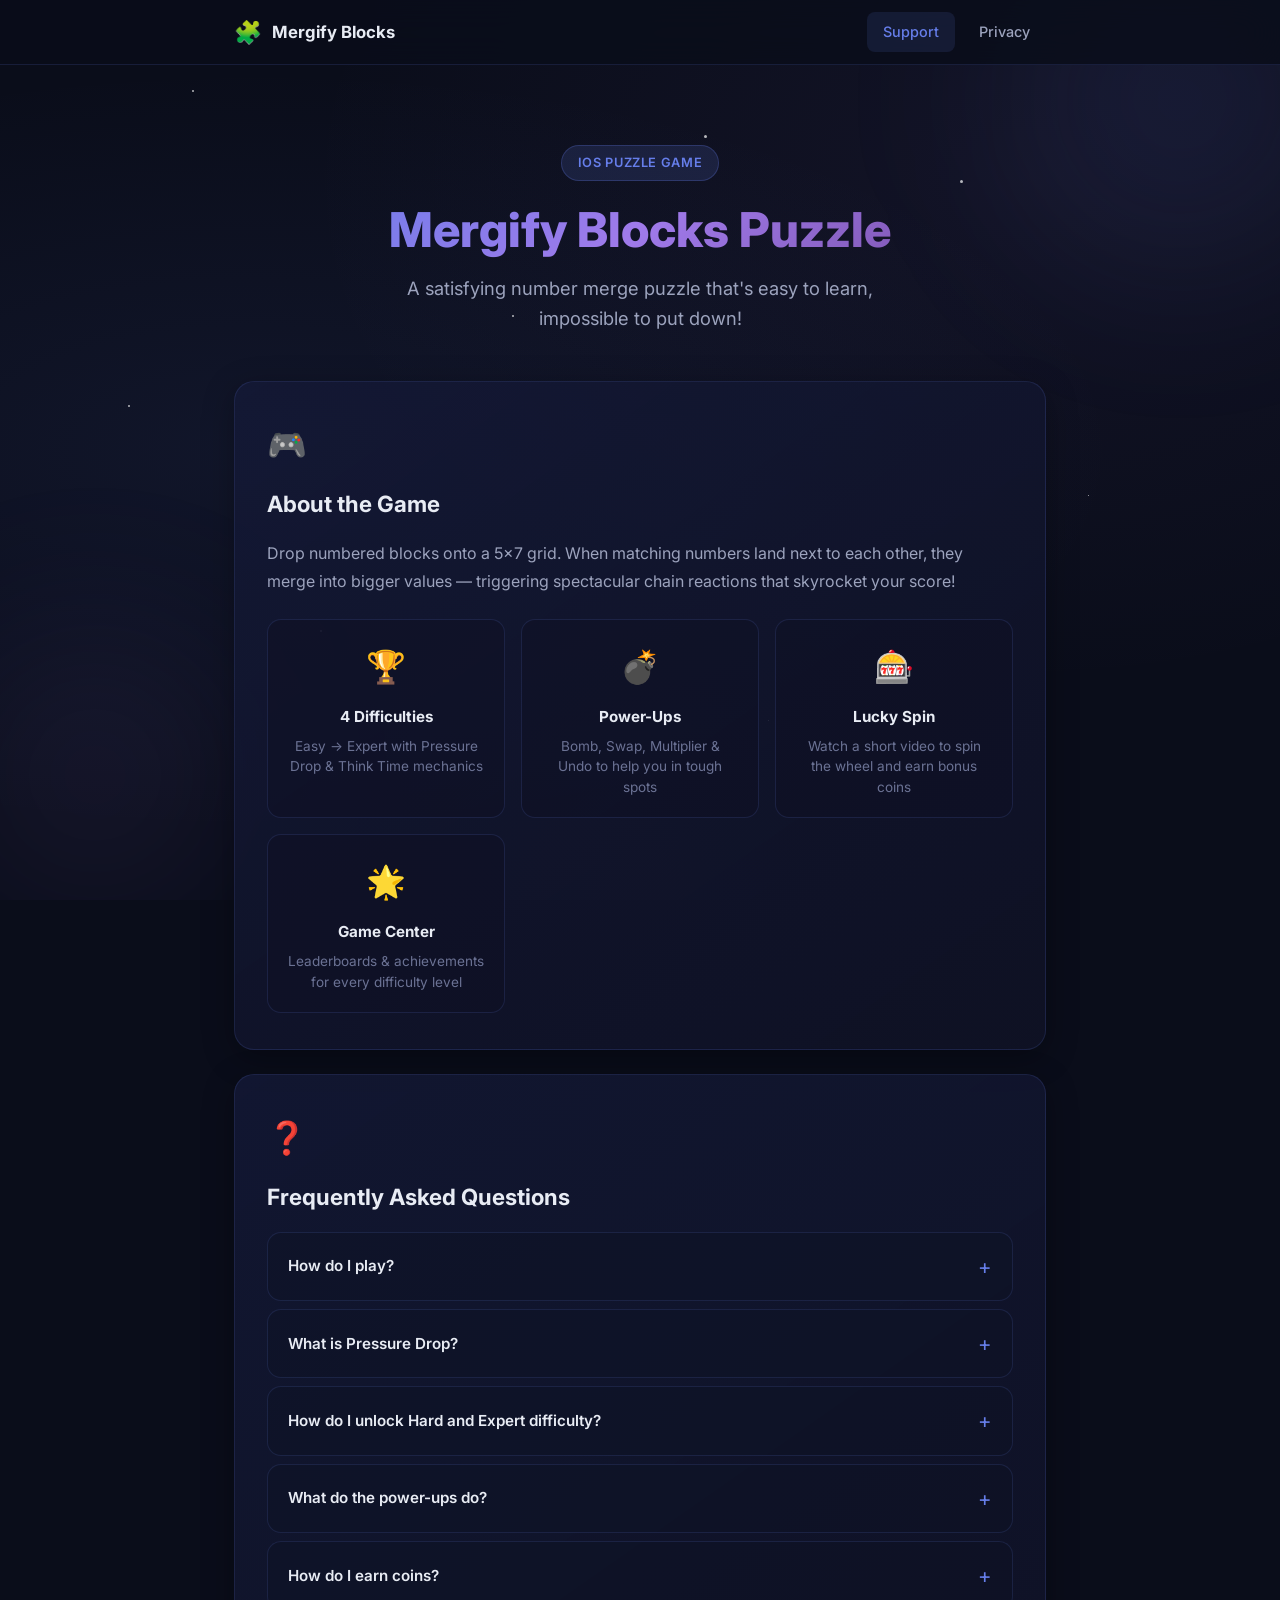
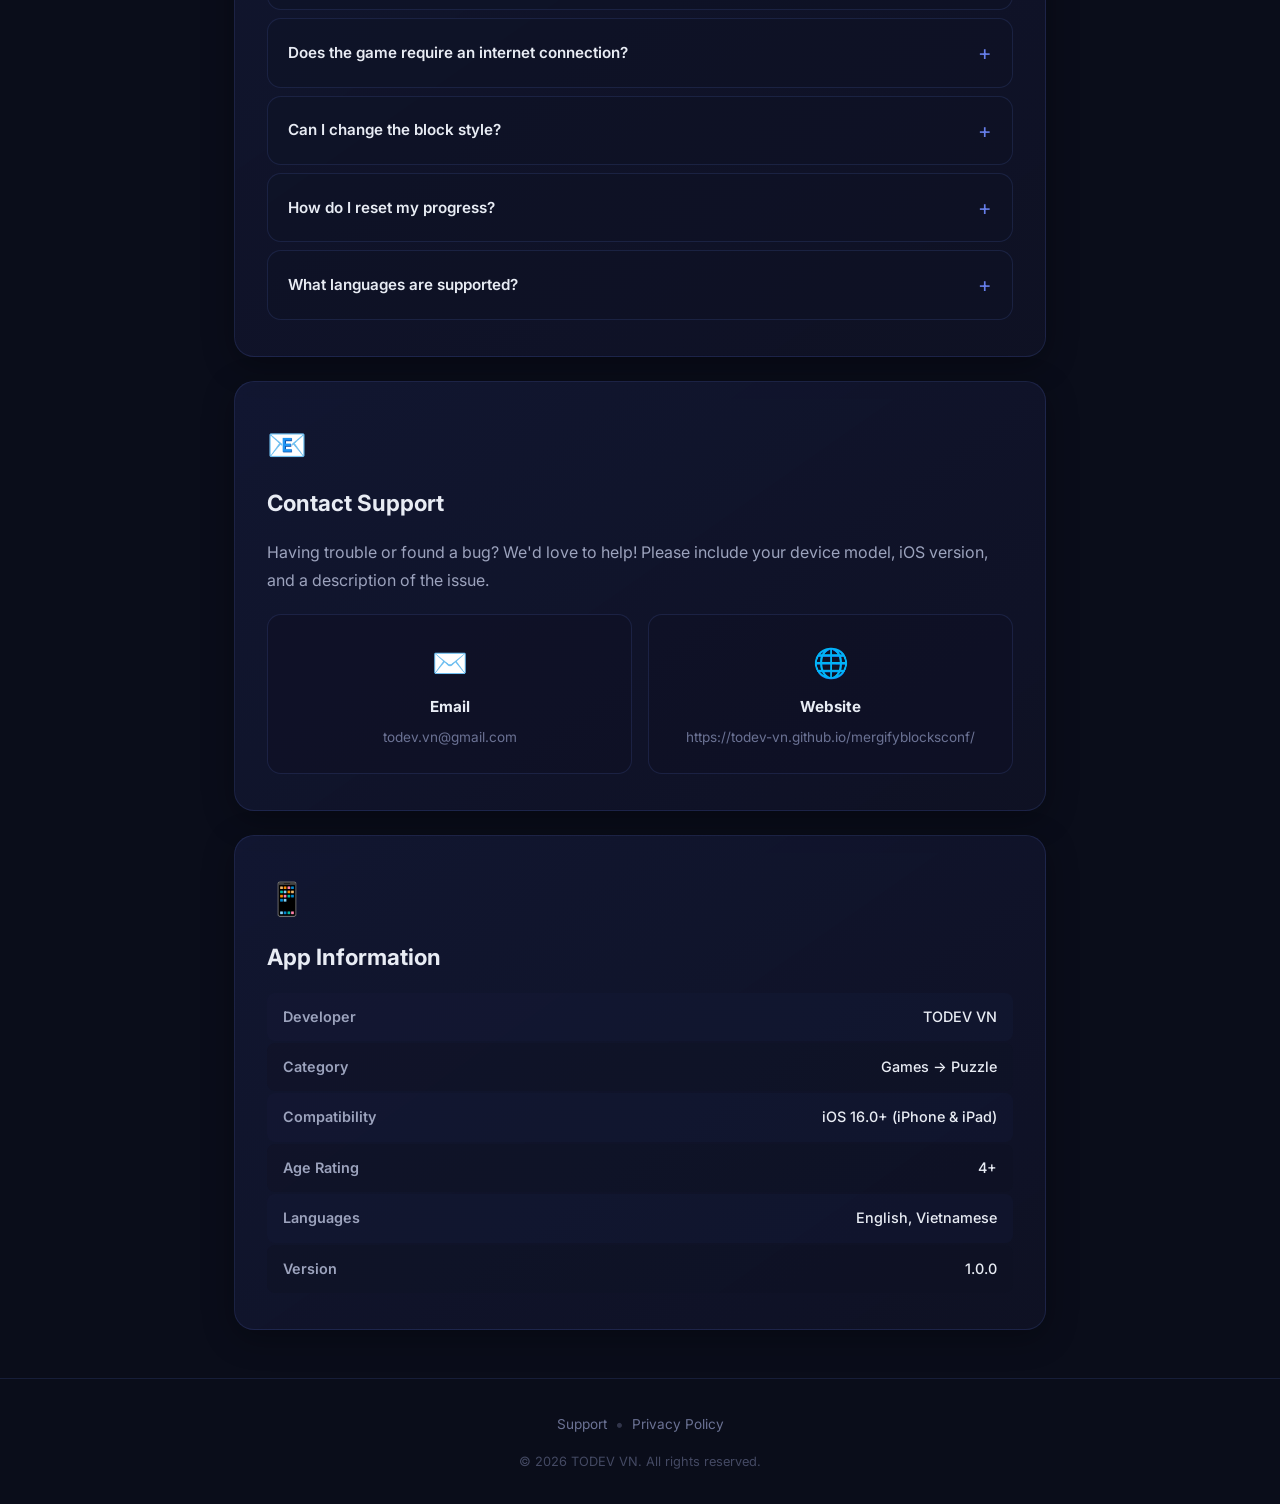
<file: index.html>
<!DOCTYPE html>
<html lang="en">

<head>
    <meta charset="UTF-8">
    <meta name="viewport" content="width=device-width, initial-scale=1.0">
    <title>Mergify Blocks Puzzle — Support</title>
    <meta name="description"
        content="Support page for Mergify Blocks Puzzle — a satisfying number merge puzzle game for iOS.">
    <meta name="author" content="TODEV VN">
    <meta name="theme-color" content="#0F1225">
    <link rel="icon" type="image/png"
        href="data:image/svg+xml,<svg xmlns='http://www.w3.org/2000/svg' viewBox='0 0 100 100'><text y='.9em' font-size='90'>🧩</text></svg>">
    <link rel="preconnect" href="https://fonts.googleapis.com">
    <link rel="preconnect" href="https://fonts.gstatic.com" crossorigin>
    <link href="https://fonts.googleapis.com/css2?family=Inter:wght@400;500;600;700;800&display=swap" rel="stylesheet">
    <link rel="stylesheet" href="styles.css">
</head>

<body>

    <!-- Cosmic Background -->
    <div class="cosmic-bg">
        <div class="star star-1"></div>
        <div class="star star-2"></div>
        <div class="star star-3"></div>
        <div class="star star-4"></div>
        <div class="star star-5"></div>
        <div class="star star-6"></div>
        <div class="star star-7"></div>
        <div class="star star-8"></div>
        <div class="blob blob-1"></div>
        <div class="blob blob-2"></div>
    </div>

    <!-- Navigation -->
    <nav class="nav">
        <div class="nav-container">
            <a href="index.html" class="nav-logo">
                <span class="nav-emoji">🧩</span>
                <span class="nav-title">Mergify Blocks</span>
            </a>
            <div class="nav-links">
                <a href="index.html" class="nav-link active">Support</a>
                <a href="privacy.html" class="nav-link">Privacy</a>
            </div>
        </div>
    </nav>

    <!-- Hero Section -->
    <header class="hero">
        <div class="container">
            <div class="hero-badge">iOS Puzzle Game</div>
            <h1 class="hero-title">Mergify Blocks Puzzle</h1>
            <p class="hero-subtitle">A satisfying number merge puzzle that's easy to learn, impossible to put down!</p>
        </div>
    </header>

    <!-- Support Content -->
    <main class="main">
        <div class="container">

            <!-- About Section -->
            <section class="card" id="about">
                <div class="card-icon">🎮</div>
                <h2>About the Game</h2>
                <p>Drop numbered blocks onto a 5×7 grid. When matching numbers land next to each other, they merge into
                    bigger values — triggering spectacular chain reactions that skyrocket your score!</p>
                <div class="feature-grid">
                    <div class="feature">
                        <span class="feature-icon">🏆</span>
                        <h3>4 Difficulties</h3>
                        <p>Easy → Expert with Pressure Drop & Think Time mechanics</p>
                    </div>
                    <div class="feature">
                        <span class="feature-icon">💣</span>
                        <h3>Power-Ups</h3>
                        <p>Bomb, Swap, Multiplier & Undo to help you in tough spots</p>
                    </div>
                    <div class="feature">
                        <span class="feature-icon">🎰</span>
                        <h3>Lucky Spin</h3>
                        <p>Watch a short video to spin the wheel and earn bonus coins</p>
                    </div>
                    <div class="feature">
                        <span class="feature-icon">🌟</span>
                        <h3>Game Center</h3>
                        <p>Leaderboards & achievements for every difficulty level</p>
                    </div>
                </div>
            </section>

            <!-- FAQ Section -->
            <section class="card" id="faq">
                <div class="card-icon">❓</div>
                <h2>Frequently Asked Questions</h2>

                <div class="faq-list">
                    <details class="faq-item">
                        <summary>How do I play?</summary>
                        <p>Tap a column to drop your numbered block. When two blocks with the same value are adjacent
                            (left, right, above, or below), they merge into a block with double the value. Chain merges
                            cascade automatically — plan ahead for massive combos!</p>
                    </details>

                    <details class="faq-item">
                        <summary>What is Pressure Drop?</summary>
                        <p>In Normal difficulty and above, if you take too long to place a block (Think Time), the grid
                            pushes up from below — adding pressure and reducing your available space. Place blocks
                            quickly to avoid it!</p>
                    </details>

                    <details class="faq-item">
                        <summary>How do I unlock Hard and Expert difficulty?</summary>
                        <p>Hard mode unlocks when you reach a high score of <strong>200,000</strong>. Expert mode
                            unlocks at <strong>500,000</strong>. Keep playing and improving to unlock them!</p>
                    </details>

                    <details class="faq-item">
                        <summary>What do the power-ups do?</summary>
                        <p>
                            <strong>💣 Bomb</strong> — Tap any block on the grid to destroy it.<br>
                            <strong>🔀 Swap</strong> — Tap two blocks to switch their positions.<br>
                            <strong>⚡ Multiplier</strong> — Your next merge scores ×3 points.<br>
                            <strong>↩️ Undo</strong> — Take back your last move.
                        </p>
                    </details>

                    <details class="faq-item">
                        <summary>How do I earn coins?</summary>
                        <p>You earn coins by achieving high scores and through the Lucky Spin feature. Coins are used to
                            purchase power-ups. Each difficulty level has its own cost multiplier.</p>
                    </details>

                    <details class="faq-item">
                        <summary>Does the game require an internet connection?</summary>
                        <p>No. The game is fully playable offline. Internet is only needed for Game Center leaderboards
                            and watching rewarded ads for Lucky Spin.</p>
                    </details>

                    <details class="faq-item">
                        <summary>Can I change the block style?</summary>
                        <p>Yes! Open the in-game settings panel (gear icon ⚙️) to switch between available block skins
                            during gameplay.</p>
                    </details>

                    <details class="faq-item">
                        <summary>How do I reset my progress?</summary>
                        <p>Go to Settings from the Main Menu, scroll down, and tap "Reset Data". This will reset your
                            statistics, save data, achievements, and power-up counts. Your coins and personal settings
                            will be kept.</p>
                    </details>

                    <details class="faq-item">
                        <summary>What languages are supported?</summary>
                        <p>The game supports <strong>English</strong> and <strong>Vietnamese</strong> (Tiếng Việt). The
                            language switches automatically based on your device settings, or you can change it in the
                            game settings.</p>
                    </details>
                </div>
            </section>

            <!-- Contact Section -->
            <section class="card" id="contact">
                <div class="card-icon">📧</div>
                <h2>Contact Support</h2>
                <p>Having trouble or found a bug? We'd love to help! Please include your device model, iOS version, and
                    a description of the issue.</p>
                <div class="contact-grid">
                    <a href="mailto:todev.vn@gmail.com" class="contact-item">
                        <span class="contact-icon">✉️</span>
                        <span class="contact-label">Email</span>
                        <span class="contact-value">todev.vn@gmail.com</span>
                    </a>
                    <a href="https://todev-vn.github.io/mergifyblocksconf/" target="_blank" rel="noopener"
                        class="contact-item">
                        <span class="contact-icon">🌐</span>
                        <span class="contact-label">Website</span>
                        <span class="contact-value">https://todev-vn.github.io/mergifyblocksconf/</span>
                    </a>
                </div>
            </section>

            <!-- App Info Section -->
            <section class="card" id="info">
                <div class="card-icon">📱</div>
                <h2>App Information</h2>
                <div class="info-table">
                    <div class="info-row">
                        <span class="info-label">Developer</span>
                        <span class="info-value">TODEV VN</span>
                    </div>
                    <div class="info-row">
                        <span class="info-label">Category</span>
                        <span class="info-value">Games → Puzzle</span>
                    </div>
                    <div class="info-row">
                        <span class="info-label">Compatibility</span>
                        <span class="info-value">iOS 16.0+ (iPhone & iPad)</span>
                    </div>
                    <div class="info-row">
                        <span class="info-label">Age Rating</span>
                        <span class="info-value">4+</span>
                    </div>
                    <div class="info-row">
                        <span class="info-label">Languages</span>
                        <span class="info-value">English, Vietnamese</span>
                    </div>
                    <div class="info-row">
                        <span class="info-label">Version</span>
                        <span class="info-value">1.0.0</span>
                    </div>
                </div>
            </section>

        </div>
    </main>

    <!-- Footer -->
    <footer class="footer">
        <div class="container">
            <div class="footer-links">
                <a href="index.html">Support</a>
                <span class="footer-sep">•</span>
                <a href="privacy.html">Privacy Policy</a>
            </div>
            <p class="footer-copy">© 2026 TODEV VN. All rights reserved.</p>
        </div>
    </footer>

</body>

</html>
</file>
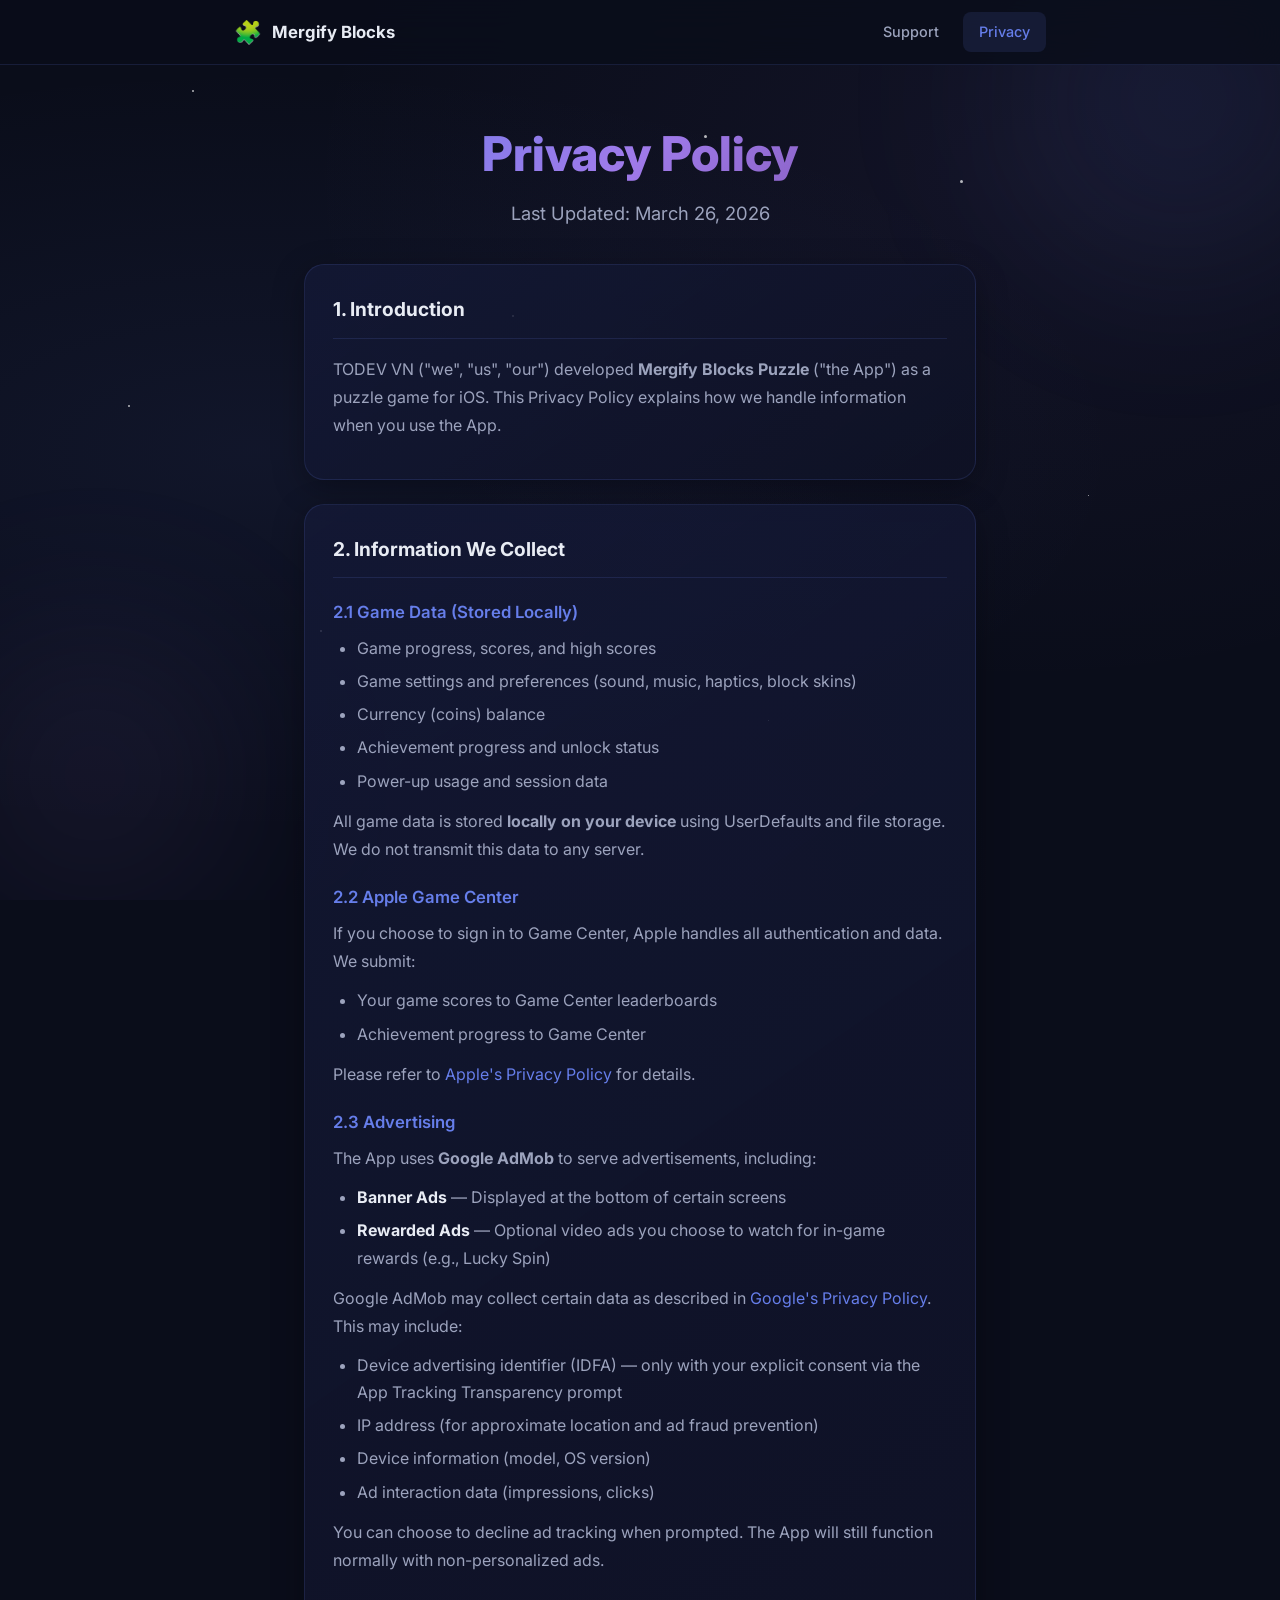
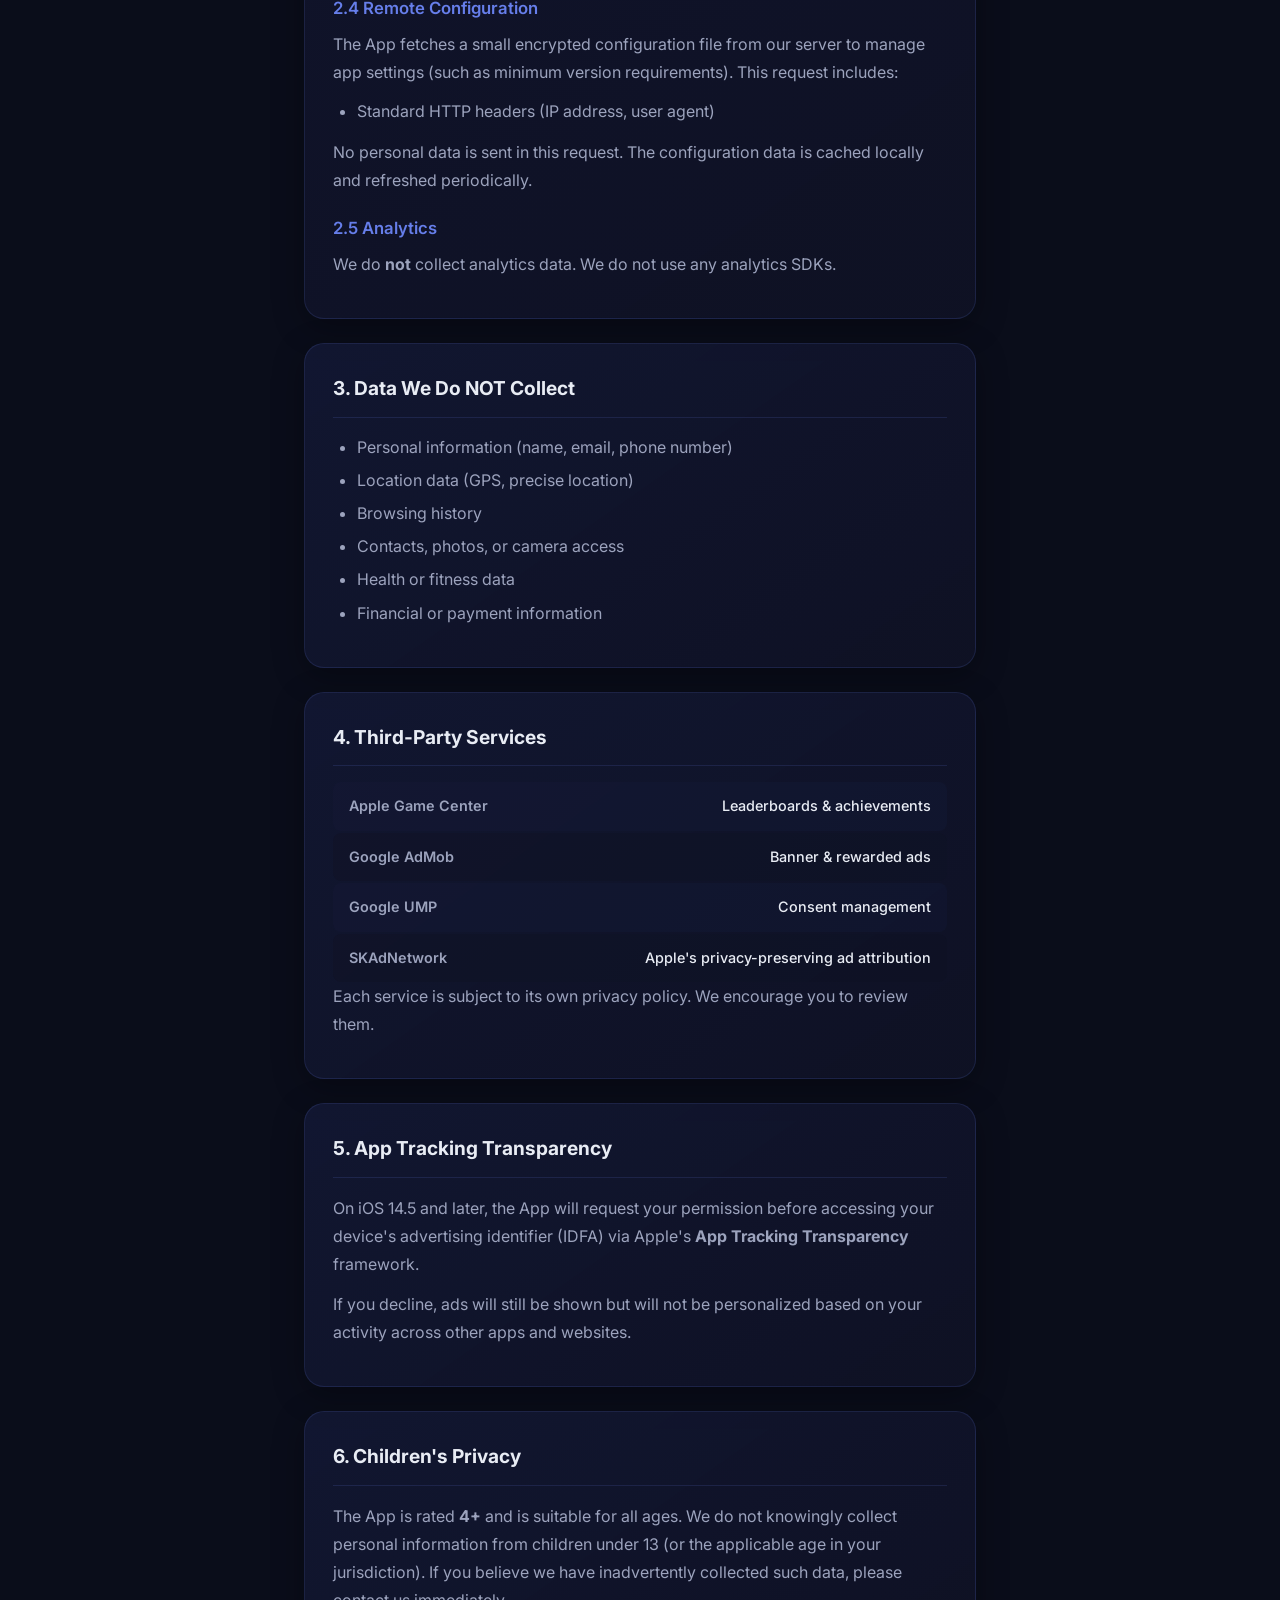
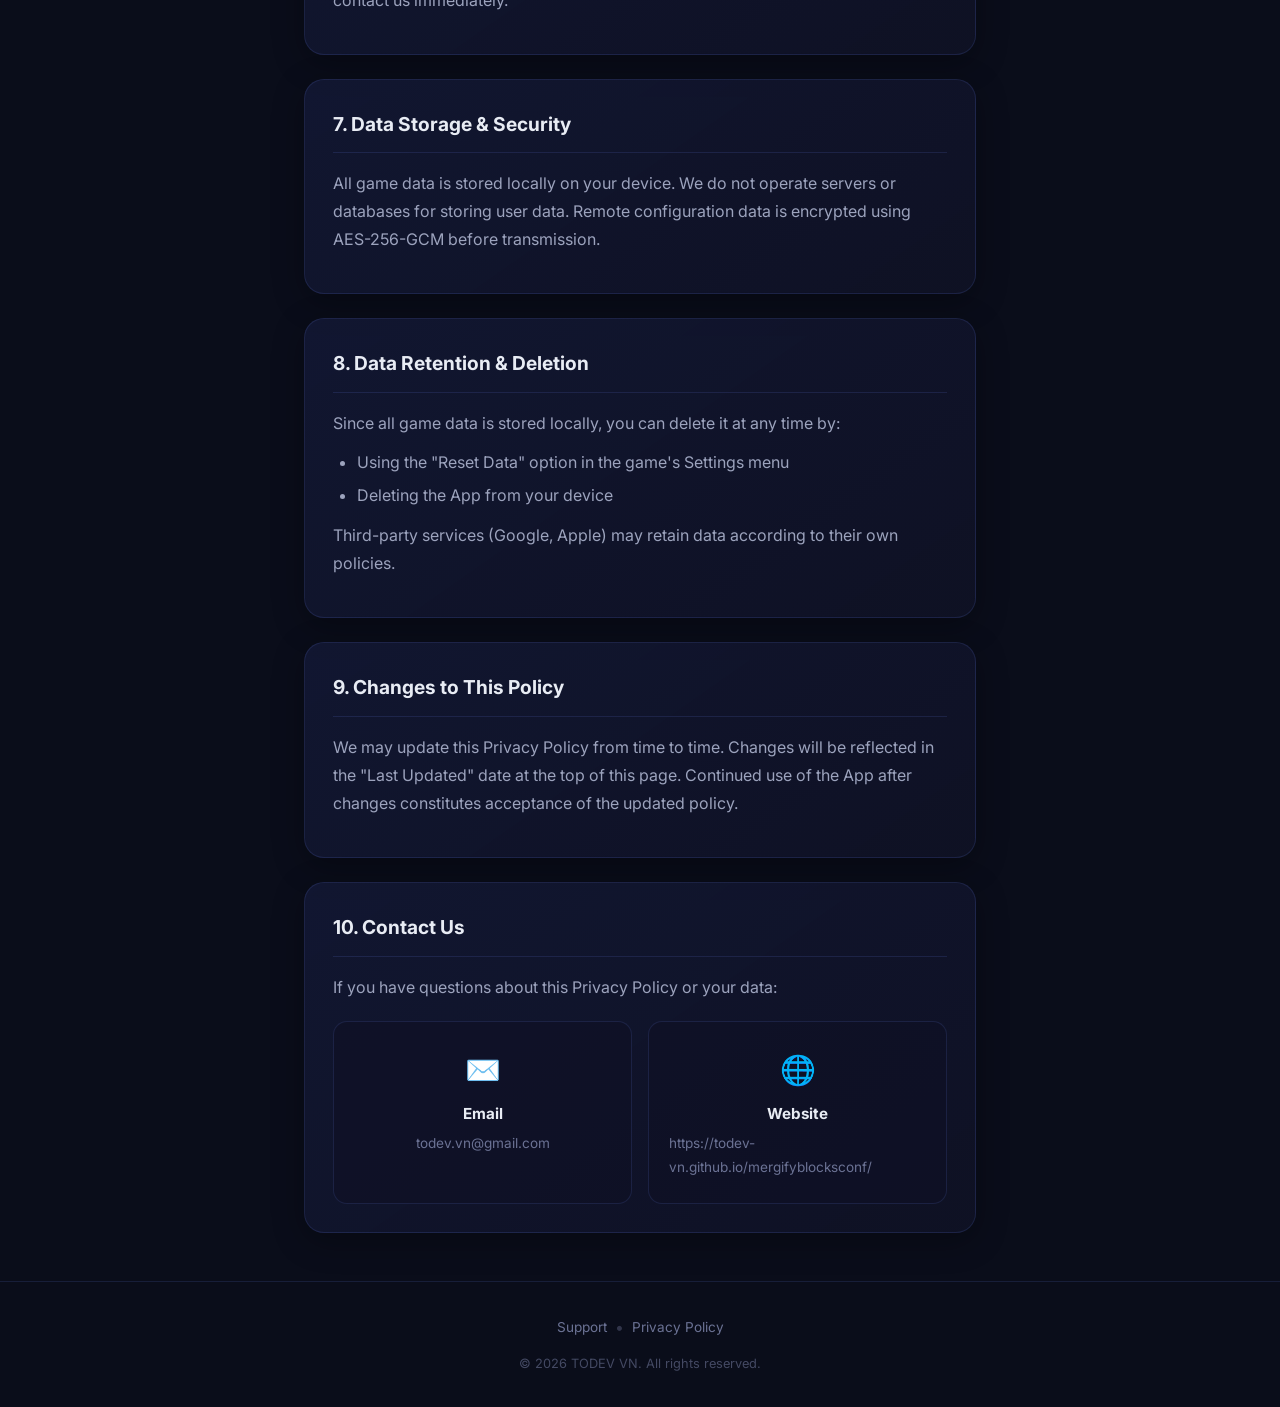
<file: privacy.html>
<!DOCTYPE html>
<html lang="en">

<head>
    <meta charset="UTF-8">
    <meta name="viewport" content="width=device-width, initial-scale=1.0">
    <title>Privacy Policy — Mergify Blocks Puzzle</title>
    <meta name="description" content="Privacy Policy for Mergify Blocks Puzzle by TODEV VN.">
    <meta name="author" content="TODEV VN">
    <meta name="theme-color" content="#0F1225">
    <link rel="icon" type="image/png"
        href="data:image/svg+xml,<svg xmlns='http://www.w3.org/2000/svg' viewBox='0 0 100 100'><text y='.9em' font-size='90'>🧩</text></svg>">
    <link rel="preconnect" href="https://fonts.googleapis.com">
    <link rel="preconnect" href="https://fonts.gstatic.com" crossorigin>
    <link href="https://fonts.googleapis.com/css2?family=Inter:wght@400;500;600;700;800&display=swap" rel="stylesheet">
    <link rel="stylesheet" href="styles.css">
</head>

<body>

    <!-- Cosmic Background -->
    <div class="cosmic-bg">
        <div class="star star-1"></div>
        <div class="star star-2"></div>
        <div class="star star-3"></div>
        <div class="star star-4"></div>
        <div class="star star-5"></div>
        <div class="star star-6"></div>
        <div class="star star-7"></div>
        <div class="star star-8"></div>
        <div class="blob blob-1"></div>
        <div class="blob blob-2"></div>
    </div>

    <!-- Navigation -->
    <nav class="nav">
        <div class="nav-container">
            <a href="index.html" class="nav-logo">
                <span class="nav-emoji">🧩</span>
                <span class="nav-title">Mergify Blocks</span>
            </a>
            <div class="nav-links">
                <a href="index.html" class="nav-link">Support</a>
                <a href="privacy.html" class="nav-link active">Privacy</a>
            </div>
        </div>
    </nav>

    <!-- Hero -->
    <header class="hero hero-small">
        <div class="container">
            <h1 class="hero-title">Privacy Policy</h1>
            <p class="hero-subtitle">Last Updated: March 26, 2026</p>
        </div>
    </header>

    <!-- Privacy Content -->
    <main class="main">
        <div class="container container-narrow">

            <section class="card legal-card">
                <h2>1. Introduction</h2>
                <p>TODEV VN ("we", "us", "our") developed <strong>Mergify Blocks Puzzle</strong> ("the App") as a puzzle
                    game for iOS. This Privacy Policy explains how we handle information when you use the App.</p>
            </section>

            <section class="card legal-card">
                <h2>2. Information We Collect</h2>

                <h3>2.1 Game Data (Stored Locally)</h3>
                <ul>
                    <li>Game progress, scores, and high scores</li>
                    <li>Game settings and preferences (sound, music, haptics, block skins)</li>
                    <li>Currency (coins) balance</li>
                    <li>Achievement progress and unlock status</li>
                    <li>Power-up usage and session data</li>
                </ul>
                <p>All game data is stored <strong>locally on your device</strong> using UserDefaults and file storage.
                    We do not transmit this data to any server.</p>

                <h3>2.2 Apple Game Center</h3>
                <p>If you choose to sign in to Game Center, Apple handles all authentication and data. We submit:</p>
                <ul>
                    <li>Your game scores to Game Center leaderboards</li>
                    <li>Achievement progress to Game Center</li>
                </ul>
                <p>Please refer to <a href="https://www.apple.com/legal/privacy/" target="_blank" rel="noopener">Apple's
                        Privacy Policy</a> for details.</p>

                <h3>2.3 Advertising</h3>
                <p>The App uses <strong>Google AdMob</strong> to serve advertisements, including:</p>
                <ul>
                    <li><strong>Banner Ads</strong> — Displayed at the bottom of certain screens</li>
                    <li><strong>Rewarded Ads</strong> — Optional video ads you choose to watch for in-game rewards
                        (e.g., Lucky Spin)</li>
                </ul>
                <p>Google AdMob may collect certain data as described in <a href="https://policies.google.com/privacy"
                        target="_blank" rel="noopener">Google's Privacy Policy</a>. This may include:</p>
                <ul>
                    <li>Device advertising identifier (IDFA) — only with your explicit consent via the App Tracking
                        Transparency prompt</li>
                    <li>IP address (for approximate location and ad fraud prevention)</li>
                    <li>Device information (model, OS version)</li>
                    <li>Ad interaction data (impressions, clicks)</li>
                </ul>
                <p>You can choose to decline ad tracking when prompted. The App will still function normally with
                    non-personalized ads.</p>

                <h3>2.4 Remote Configuration</h3>
                <p>The App fetches a small encrypted configuration file from our server to manage app settings (such as
                    minimum version requirements). This request includes:</p>
                <ul>
                    <li>Standard HTTP headers (IP address, user agent)</li>
                </ul>
                <p>No personal data is sent in this request. The configuration data is cached locally and refreshed
                    periodically.</p>

                <h3>2.5 Analytics</h3>
                <p>We do <strong>not</strong> collect analytics data. We do not use any analytics SDKs.</p>
            </section>

            <section class="card legal-card">
                <h2>3. Data We Do NOT Collect</h2>
                <ul>
                    <li>Personal information (name, email, phone number)</li>
                    <li>Location data (GPS, precise location)</li>
                    <li>Browsing history</li>
                    <li>Contacts, photos, or camera access</li>
                    <li>Health or fitness data</li>
                    <li>Financial or payment information</li>
                </ul>
            </section>

            <section class="card legal-card">
                <h2>4. Third-Party Services</h2>
                <div class="info-table">
                    <div class="info-row">
                        <span class="info-label">Apple Game Center</span>
                        <span class="info-value">Leaderboards & achievements</span>
                    </div>
                    <div class="info-row">
                        <span class="info-label">Google AdMob</span>
                        <span class="info-value">Banner & rewarded ads</span>
                    </div>
                    <div class="info-row">
                        <span class="info-label">Google UMP</span>
                        <span class="info-value">Consent management</span>
                    </div>
                    <div class="info-row">
                        <span class="info-label">SKAdNetwork</span>
                        <span class="info-value">Apple's privacy-preserving ad attribution</span>
                    </div>
                </div>
                <p>Each service is subject to its own privacy policy. We encourage you to review them.</p>
            </section>

            <section class="card legal-card">
                <h2>5. App Tracking Transparency</h2>
                <p>On iOS 14.5 and later, the App will request your permission before accessing your device's
                    advertising identifier (IDFA) via Apple's <strong>App Tracking Transparency</strong> framework.</p>
                <p>If you decline, ads will still be shown but will not be personalized based on your activity across
                    other apps and websites.</p>
            </section>

            <section class="card legal-card">
                <h2>6. Children's Privacy</h2>
                <p>The App is rated <strong>4+</strong> and is suitable for all ages. We do not knowingly collect
                    personal information from children under 13 (or the applicable age in your jurisdiction). If you
                    believe we have inadvertently collected such data, please contact us immediately.</p>
            </section>

            <section class="card legal-card">
                <h2>7. Data Storage & Security</h2>
                <p>All game data is stored locally on your device. We do not operate servers or databases for storing
                    user data. Remote configuration data is encrypted using AES-256-GCM before transmission.</p>
            </section>

            <section class="card legal-card">
                <h2>8. Data Retention & Deletion</h2>
                <p>Since all game data is stored locally, you can delete it at any time by:</p>
                <ul>
                    <li>Using the "Reset Data" option in the game's Settings menu</li>
                    <li>Deleting the App from your device</li>
                </ul>
                <p>Third-party services (Google, Apple) may retain data according to their own policies.</p>
            </section>

            <section class="card legal-card">
                <h2>9. Changes to This Policy</h2>
                <p>We may update this Privacy Policy from time to time. Changes will be reflected in the "Last Updated"
                    date at the top of this page. Continued use of the App after changes constitutes acceptance of the
                    updated policy.</p>
            </section>

            <section class="card legal-card">
                <h2>10. Contact Us</h2>
                <p>If you have questions about this Privacy Policy or your data:</p>
                <div class="contact-grid">
                    <a href="mailto:todev.vn@gmail.com" class="contact-item">
                        <span class="contact-icon">✉️</span>
                        <span class="contact-label">Email</span>
                        <span class="contact-value">todev.vn@gmail.com</span>
                    </a>
                    <a href="https://todev-vn.github.io/mergifyblocksconf/" target="_blank" rel="noopener"
                        class="contact-item">
                        <span class="contact-icon">🌐</span>
                        <span class="contact-label">Website</span>
                        <span class="contact-value">https://todev-vn.github.io/mergifyblocksconf/</span>
                    </a>
                </div>
            </section>

        </div>
    </main>

    <!-- Footer -->
    <footer class="footer">
        <div class="container">
            <div class="footer-links">
                <a href="index.html">Support</a>
                <span class="footer-sep">•</span>
                <a href="privacy.html">Privacy Policy</a>
            </div>
            <p class="footer-copy">© 2026 TODEV VN. All rights reserved.</p>
        </div>
    </footer>

</body>

</html>
</file>
<file: styles.css>
/* ========================================
   Mergify Blocks Puzzle — Support Site
   Design: Cosmic Dark Theme (matching game)
   ======================================== */

/* --- Reset & Base --- */
*, *::before, *::after {
    margin: 0;
    padding: 0;
    box-sizing: border-box;
}

:root {
    --bg-deep: #0A0D1A;
    --bg-dark: #0F1225;
    --bg-card: rgba(20, 25, 55, 0.75);
    --bg-card-hover: rgba(25, 32, 68, 0.85);
    --border-subtle: rgba(102, 126, 234, 0.15);
    --border-glow: rgba(102, 126, 234, 0.3);
    --text-primary: #E8ECF4;
    --text-secondary: #9CA3BD;
    --text-muted: #6B7294;
    --accent-blue: #667EEA;
    --accent-purple: #9F7AEA;
    --accent-cyan: #06B6D4;
    --accent-green: #22C55E;
    --accent-orange: #F97316;
    --accent-red: #EF4444;
    --gradient-cosmic: linear-gradient(135deg, #667EEA 0%, #9F7AEA 50%, #764BA2 100%);
    --gradient-card: linear-gradient(145deg, rgba(20, 25, 55, 0.8), rgba(15, 18, 37, 0.9));
    --shadow-glow: 0 0 30px rgba(102, 126, 234, 0.1);
    --shadow-card: 0 8px 32px rgba(0, 0, 0, 0.3);
    --radius-sm: 8px;
    --radius-md: 14px;
    --radius-lg: 20px;
    --radius-xl: 28px;
    --transition-fast: 0.2s cubic-bezier(0.4, 0, 0.2, 1);
    --transition-smooth: 0.35s cubic-bezier(0.4, 0, 0.2, 1);
}

html {
    scroll-behavior: smooth;
}

body {
    font-family: 'Inter', -apple-system, BlinkMacSystemFont, 'Segoe UI', sans-serif;
    background: var(--bg-deep);
    color: var(--text-primary);
    line-height: 1.7;
    min-height: 100vh;
    -webkit-font-smoothing: antialiased;
    overflow-x: hidden;
}

a {
    color: var(--accent-blue);
    text-decoration: none;
    transition: color var(--transition-fast);
}

a:hover {
    color: var(--accent-purple);
}

/* --- Cosmic Background --- */
.cosmic-bg {
    position: fixed;
    inset: 0;
    z-index: 0;
    overflow: hidden;
    pointer-events: none;
    background: radial-gradient(ellipse at 20% 50%, rgba(102, 126, 234, 0.08) 0%, transparent 60%),
                radial-gradient(ellipse at 80% 20%, rgba(159, 122, 234, 0.06) 0%, transparent 50%),
                radial-gradient(ellipse at 50% 100%, rgba(118, 75, 162, 0.05) 0%, transparent 40%),
                var(--bg-deep);
}

.star {
    position: absolute;
    border-radius: 50%;
    background: rgba(255, 255, 255, 0.7);
    animation: twinkle var(--dur, 3s) ease-in-out infinite alternate;
}

.star-1 { width: 2px; height: 2px; top: 10%; left: 15%; --dur: 2.5s; }
.star-2 { width: 3px; height: 3px; top: 20%; left: 75%; --dur: 3.5s; animation-delay: 0.5s; }
.star-3 { width: 2px; height: 2px; top: 35%; left: 40%; --dur: 2.8s; animation-delay: 1s; }
.star-4 { width: 1px; height: 1px; top: 55%; left: 85%; --dur: 4s; animation-delay: 0.3s; }
.star-5 { width: 2px; height: 2px; top: 70%; left: 25%; --dur: 3.2s; animation-delay: 1.5s; }
.star-6 { width: 3px; height: 3px; top: 15%; left: 55%; --dur: 2.2s; animation-delay: 0.8s; }
.star-7 { width: 1px; height: 1px; top: 80%; left: 60%; --dur: 3.8s; animation-delay: 2s; }
.star-8 { width: 2px; height: 2px; top: 45%; left: 10%; --dur: 3s; animation-delay: 0.6s; }

@keyframes twinkle {
    0% { opacity: 0.2; transform: scale(1); }
    100% { opacity: 1; transform: scale(1.5); }
}

.blob {
    position: absolute;
    border-radius: 50%;
    filter: blur(80px);
    animation: float 20s ease-in-out infinite alternate;
}

.blob-1 {
    width: 400px;
    height: 400px;
    top: -100px;
    right: -100px;
    background: radial-gradient(circle, rgba(102, 126, 234, 0.12), transparent);
}

.blob-2 {
    width: 350px;
    height: 350px;
    bottom: -50px;
    left: -80px;
    background: radial-gradient(circle, rgba(159, 122, 234, 0.1), transparent);
    animation-delay: -10s;
}

@keyframes float {
    0% { transform: translate(0, 0) scale(1); }
    100% { transform: translate(30px, -20px) scale(1.1); }
}

/* --- Layout --- */
.container {
    max-width: 860px;
    margin: 0 auto;
    padding: 0 24px;
    position: relative;
    z-index: 1;
}

.container-narrow {
    max-width: 720px;
}

/* --- Navigation --- */
.nav {
    position: sticky;
    top: 0;
    z-index: 100;
    background: rgba(10, 13, 26, 0.85);
    backdrop-filter: blur(20px);
    -webkit-backdrop-filter: blur(20px);
    border-bottom: 1px solid var(--border-subtle);
}

.nav-container {
    max-width: 860px;
    margin: 0 auto;
    padding: 0 24px;
    display: flex;
    align-items: center;
    justify-content: space-between;
    height: 64px;
}

.nav-logo {
    display: flex;
    align-items: center;
    gap: 10px;
    color: var(--text-primary);
    font-weight: 700;
    font-size: 1.05rem;
    text-decoration: none;
}

.nav-emoji {
    font-size: 1.4rem;
}

.nav-links {
    display: flex;
    gap: 8px;
}

.nav-link {
    padding: 8px 16px;
    border-radius: var(--radius-sm);
    font-size: 0.9rem;
    font-weight: 500;
    color: var(--text-secondary);
    transition: all var(--transition-fast);
}

.nav-link:hover {
    color: var(--text-primary);
    background: rgba(102, 126, 234, 0.1);
}

.nav-link.active {
    color: var(--accent-blue);
    background: rgba(102, 126, 234, 0.12);
}

/* --- Hero --- */
.hero {
    padding: 80px 0 48px;
    text-align: center;
    position: relative;
    z-index: 1;
}

.hero-small {
    padding: 60px 0 36px;
}

.hero-badge {
    display: inline-block;
    padding: 6px 16px;
    border-radius: 100px;
    background: rgba(102, 126, 234, 0.15);
    border: 1px solid rgba(102, 126, 234, 0.25);
    color: var(--accent-blue);
    font-size: 0.8rem;
    font-weight: 600;
    letter-spacing: 0.05em;
    text-transform: uppercase;
    margin-bottom: 20px;
}

.hero-title {
    font-size: clamp(2rem, 5vw, 3rem);
    font-weight: 800;
    background: var(--gradient-cosmic);
    -webkit-background-clip: text;
    -webkit-text-fill-color: transparent;
    background-clip: text;
    line-height: 1.2;
    margin-bottom: 16px;
}

.hero-subtitle {
    font-size: clamp(1rem, 2.5vw, 1.15rem);
    color: var(--text-secondary);
    max-width: 520px;
    margin: 0 auto;
    line-height: 1.6;
}

/* --- Cards --- */
.card {
    background: var(--gradient-card);
    border: 1px solid var(--border-subtle);
    border-radius: var(--radius-lg);
    padding: 36px 32px;
    margin-bottom: 24px;
    box-shadow: var(--shadow-card);
    transition: border-color var(--transition-smooth);
}

.card:hover {
    border-color: var(--border-glow);
}

.card-icon {
    font-size: 2rem;
    margin-bottom: 12px;
}

.card h2 {
    font-size: 1.4rem;
    font-weight: 700;
    margin-bottom: 16px;
    color: var(--text-primary);
}

.card h3 {
    font-size: 1.05rem;
    font-weight: 600;
    margin: 20px 0 8px;
    color: var(--accent-blue);
}

.card p {
    color: var(--text-secondary);
    margin-bottom: 12px;
    line-height: 1.75;
}

.card ul {
    padding-left: 24px;
    margin-bottom: 12px;
}

.card li {
    color: var(--text-secondary);
    margin-bottom: 6px;
    line-height: 1.7;
}

.card li strong {
    color: var(--text-primary);
}

.legal-card {
    padding: 28px 28px;
}

.legal-card h2 {
    font-size: 1.2rem;
    padding-bottom: 12px;
    border-bottom: 1px solid var(--border-subtle);
    margin-bottom: 16px;
}

/* --- Feature Grid --- */
.feature-grid {
    display: grid;
    grid-template-columns: repeat(auto-fit, minmax(200px, 1fr));
    gap: 16px;
    margin-top: 24px;
}

.feature {
    background: rgba(15, 18, 37, 0.6);
    border: 1px solid var(--border-subtle);
    border-radius: var(--radius-md);
    padding: 20px;
    text-align: center;
    transition: all var(--transition-smooth);
}

.feature:hover {
    transform: translateY(-4px);
    border-color: var(--border-glow);
    box-shadow: var(--shadow-glow);
}

.feature-icon {
    font-size: 2rem;
    display: block;
    margin-bottom: 10px;
}

.feature h3 {
    font-size: 0.95rem;
    font-weight: 700;
    color: var(--text-primary);
    margin: 0 0 6px;
}

.feature p {
    font-size: 0.85rem;
    color: var(--text-muted);
    margin: 0;
    line-height: 1.5;
}

/* --- FAQ --- */
.faq-list {
    display: flex;
    flex-direction: column;
    gap: 8px;
}

.faq-item {
    background: rgba(15, 18, 37, 0.5);
    border: 1px solid var(--border-subtle);
    border-radius: var(--radius-md);
    overflow: hidden;
    transition: border-color var(--transition-smooth);
}

.faq-item:hover {
    border-color: var(--border-glow);
}

.faq-item summary {
    padding: 16px 20px;
    font-weight: 600;
    font-size: 0.95rem;
    color: var(--text-primary);
    cursor: pointer;
    list-style: none;
    display: flex;
    align-items: center;
    justify-content: space-between;
    gap: 12px;
    transition: background var(--transition-fast);
}

.faq-item summary:hover {
    background: rgba(102, 126, 234, 0.05);
}

.faq-item summary::after {
    content: '+';
    font-size: 1.3rem;
    font-weight: 400;
    color: var(--accent-blue);
    flex-shrink: 0;
    transition: transform var(--transition-fast);
}

.faq-item[open] summary::after {
    content: '−';
}

.faq-item summary::-webkit-details-marker {
    display: none;
}

.faq-item p {
    padding: 0 20px 16px;
    color: var(--text-secondary);
    font-size: 0.9rem;
    line-height: 1.7;
}

/* --- Contact Grid --- */
.contact-grid {
    display: grid;
    grid-template-columns: repeat(auto-fit, minmax(220px, 1fr));
    gap: 16px;
    margin-top: 20px;
}

.contact-item {
    display: flex;
    flex-direction: column;
    align-items: center;
    gap: 6px;
    padding: 24px 20px;
    background: rgba(15, 18, 37, 0.6);
    border: 1px solid var(--border-subtle);
    border-radius: var(--radius-md);
    text-decoration: none;
    transition: all var(--transition-smooth);
}

.contact-item:hover {
    transform: translateY(-4px);
    border-color: var(--border-glow);
    box-shadow: var(--shadow-glow);
}

.contact-icon {
    font-size: 1.8rem;
}

.contact-label {
    font-weight: 700;
    font-size: 0.95rem;
    color: var(--text-primary);
}

.contact-value {
    font-size: 0.85rem;
    color: var(--text-muted);
}

/* --- Info Table --- */
.info-table {
    display: flex;
    flex-direction: column;
    gap: 2px;
    margin-top: 8px;
}

.info-row {
    display: flex;
    justify-content: space-between;
    align-items: center;
    padding: 12px 16px;
    background: rgba(15, 18, 37, 0.4);
    border-radius: var(--radius-sm);
}

.info-row:nth-child(odd) {
    background: rgba(20, 25, 55, 0.4);
}

.info-label {
    font-weight: 600;
    font-size: 0.9rem;
    color: var(--text-secondary);
}

.info-value {
    font-size: 0.9rem;
    color: var(--text-primary);
    font-weight: 500;
    text-align: right;
}

/* --- Footer --- */
.footer {
    margin-top: 48px;
    padding: 32px 0;
    border-top: 1px solid var(--border-subtle);
    text-align: center;
    position: relative;
    z-index: 1;
}

.footer-links {
    display: flex;
    justify-content: center;
    align-items: center;
    gap: 8px;
    margin-bottom: 12px;
}

.footer-links a {
    font-size: 0.85rem;
    color: var(--text-muted);
    transition: color var(--transition-fast);
}

.footer-links a:hover {
    color: var(--accent-blue);
}

.footer-sep {
    color: var(--text-muted);
    opacity: 0.4;
}

.footer-copy {
    font-size: 0.8rem;
    color: var(--text-muted);
    opacity: 0.6;
}

/* --- Section Entrance Animation --- */
.card {
    animation: fadeUp 0.6s ease-out both;
}

.card:nth-child(1) { animation-delay: 0.1s; }
.card:nth-child(2) { animation-delay: 0.2s; }
.card:nth-child(3) { animation-delay: 0.3s; }
.card:nth-child(4) { animation-delay: 0.4s; }
.card:nth-child(5) { animation-delay: 0.5s; }
.card:nth-child(6) { animation-delay: 0.6s; }
.card:nth-child(7) { animation-delay: 0.7s; }
.card:nth-child(8) { animation-delay: 0.8s; }
.card:nth-child(9) { animation-delay: 0.9s; }
.card:nth-child(10) { animation-delay: 1.0s; }

@keyframes fadeUp {
    from {
        opacity: 0;
        transform: translateY(24px);
    }
    to {
        opacity: 1;
        transform: translateY(0);
    }
}

/* --- Responsive --- */
@media (max-width: 640px) {
    .nav-container {
        padding: 0 16px;
    }

    .nav-title {
        display: none;
    }

    .hero {
        padding: 60px 0 32px;
    }

    .hero-small {
        padding: 48px 0 24px;
    }

    .container {
        padding: 0 16px;
    }

    .card {
        padding: 24px 20px;
    }

    .legal-card {
        padding: 20px 18px;
    }

    .feature-grid {
        grid-template-columns: 1fr 1fr;
    }

    .contact-grid {
        grid-template-columns: 1fr;
    }

    .info-row {
        flex-direction: column;
        align-items: flex-start;
        gap: 4px;
    }

    .info-value {
        text-align: left;
    }

    .faq-item summary {
        font-size: 0.9rem;
        padding: 14px 16px;
    }
}

@media (max-width: 400px) {
    .feature-grid {
        grid-template-columns: 1fr;
    }
}
</file>
